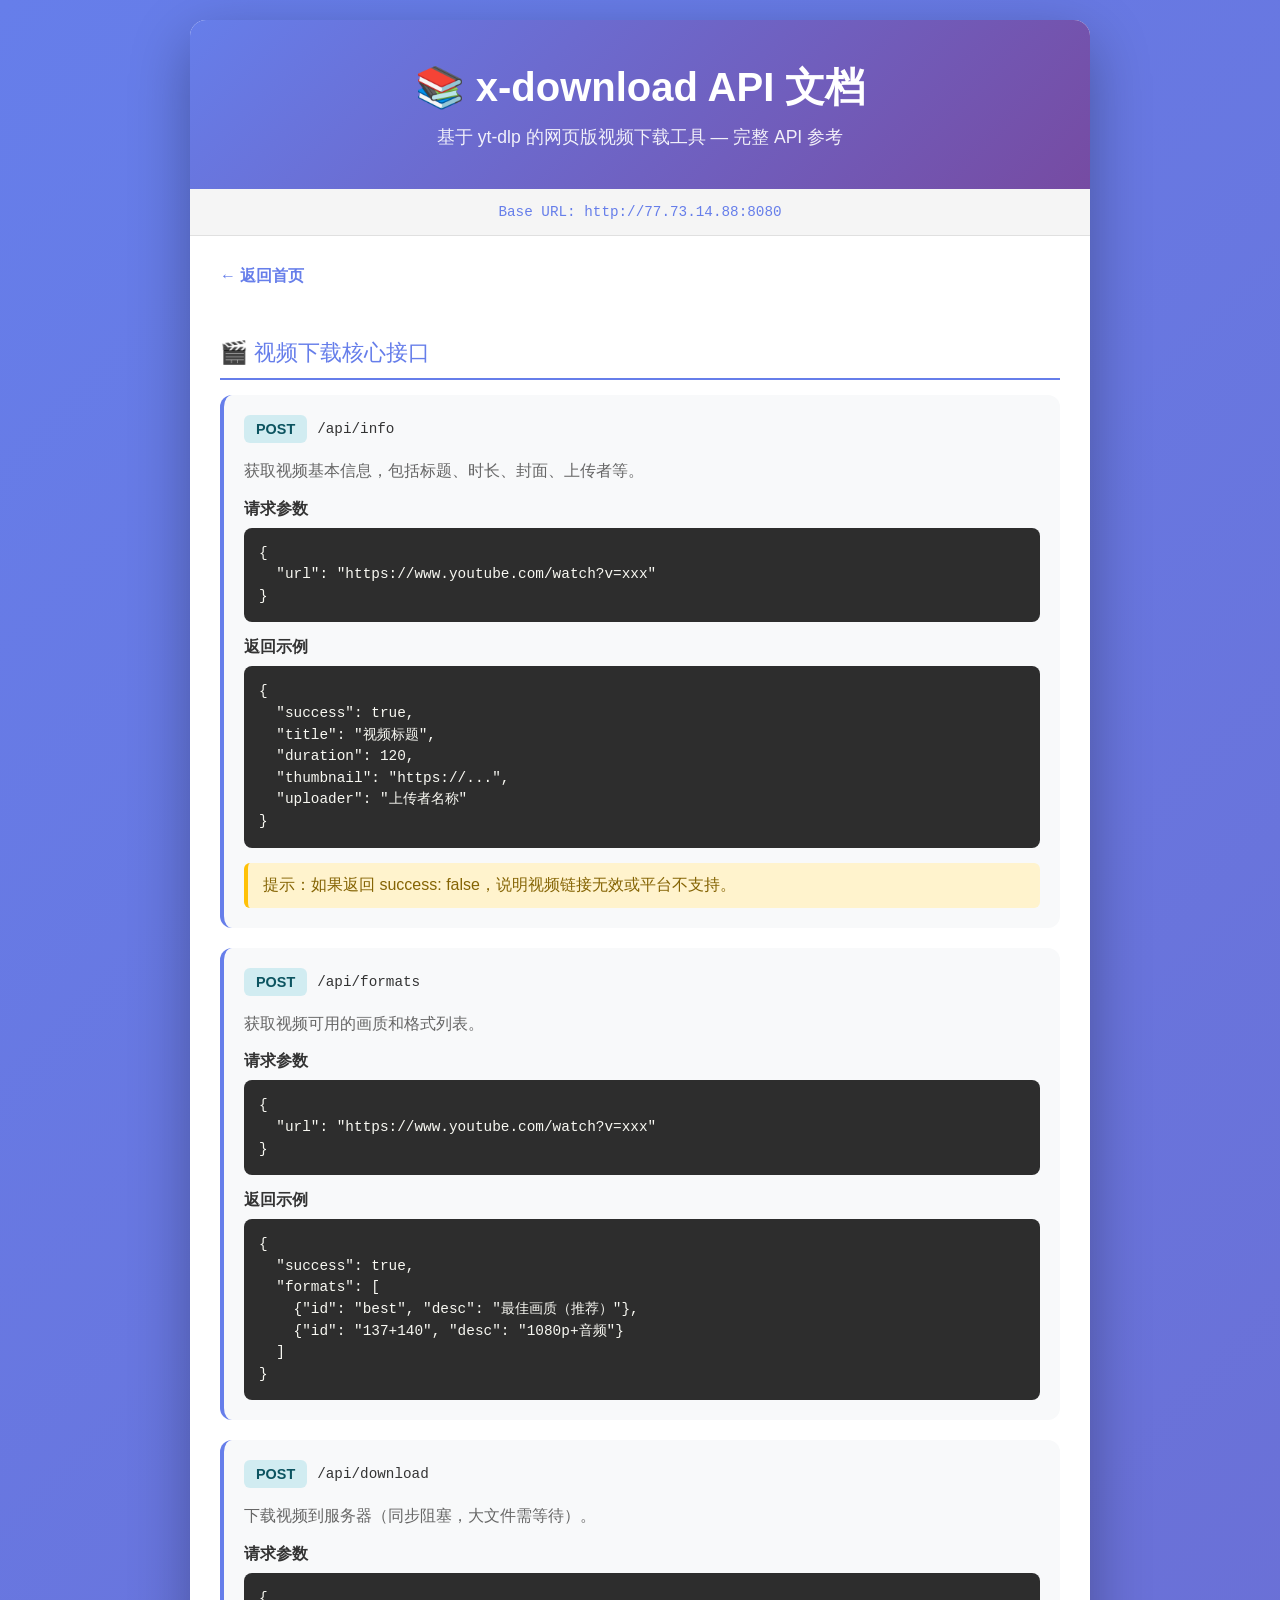
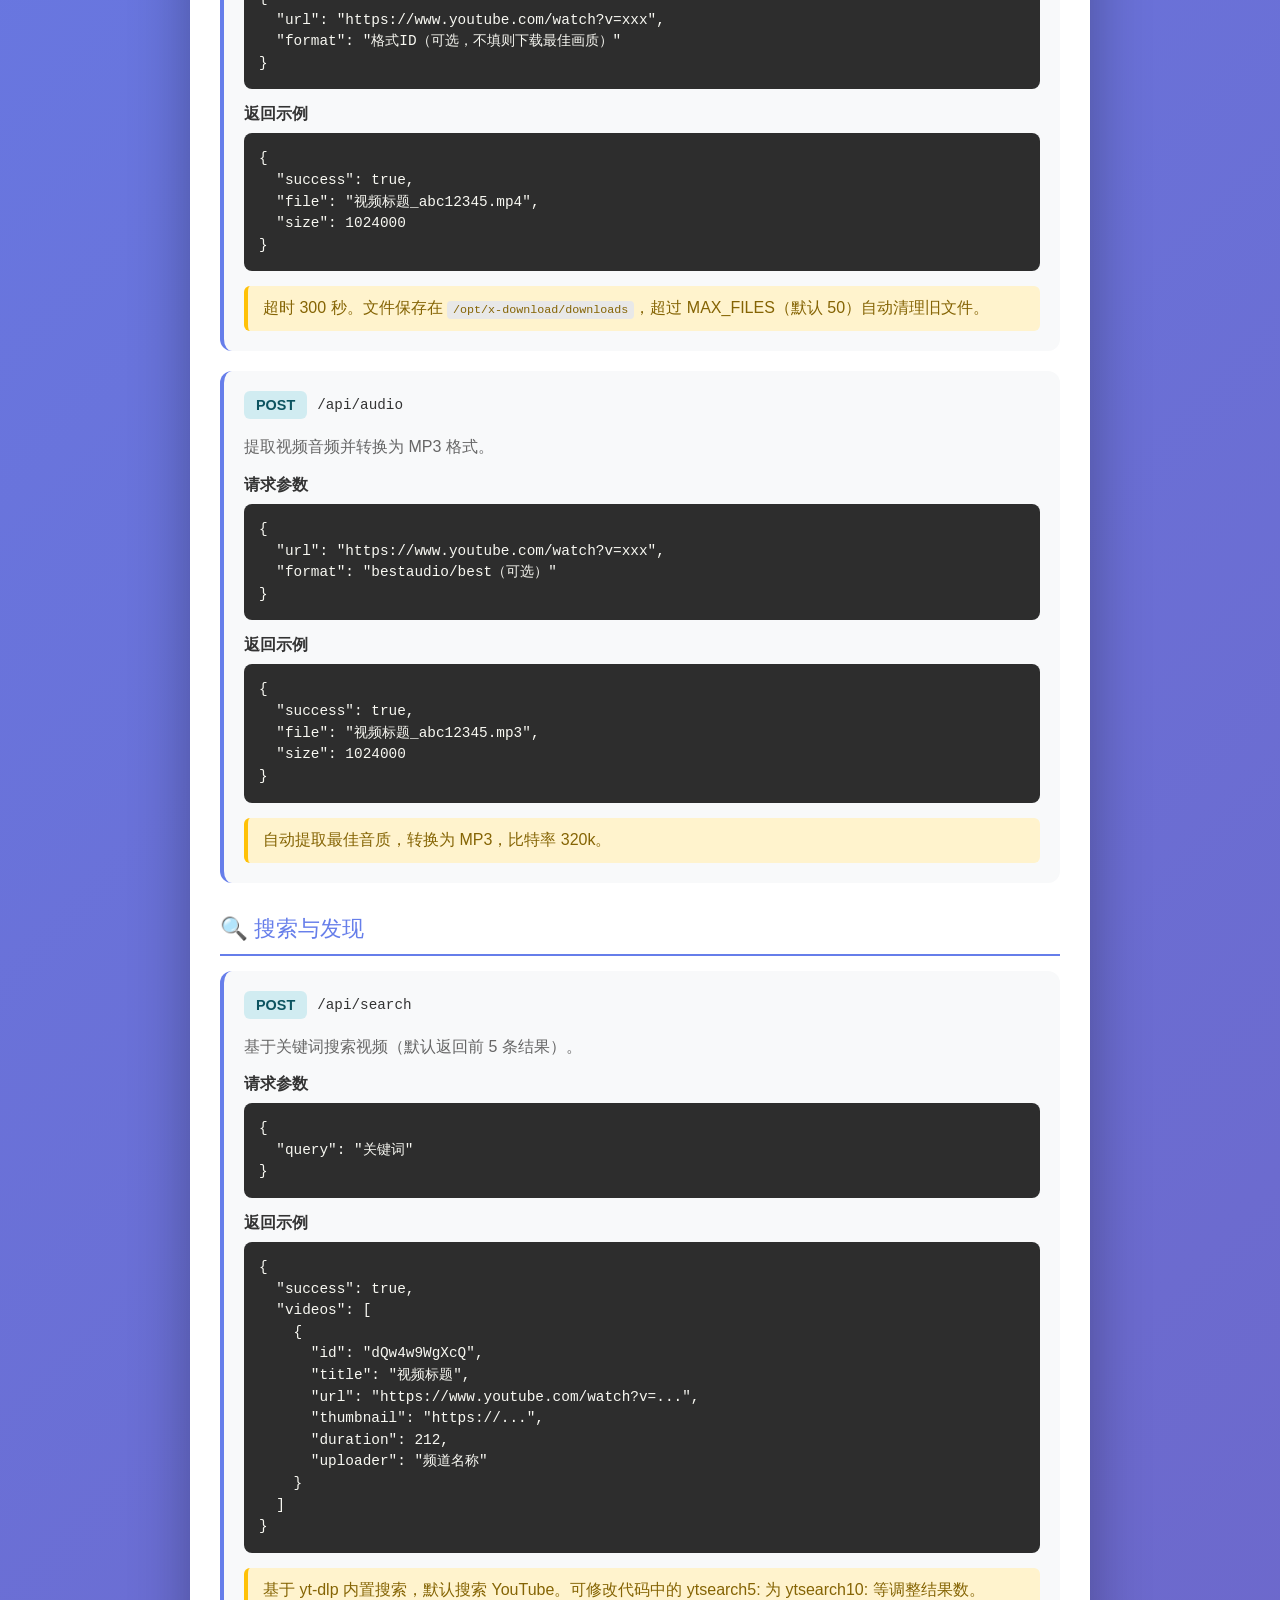
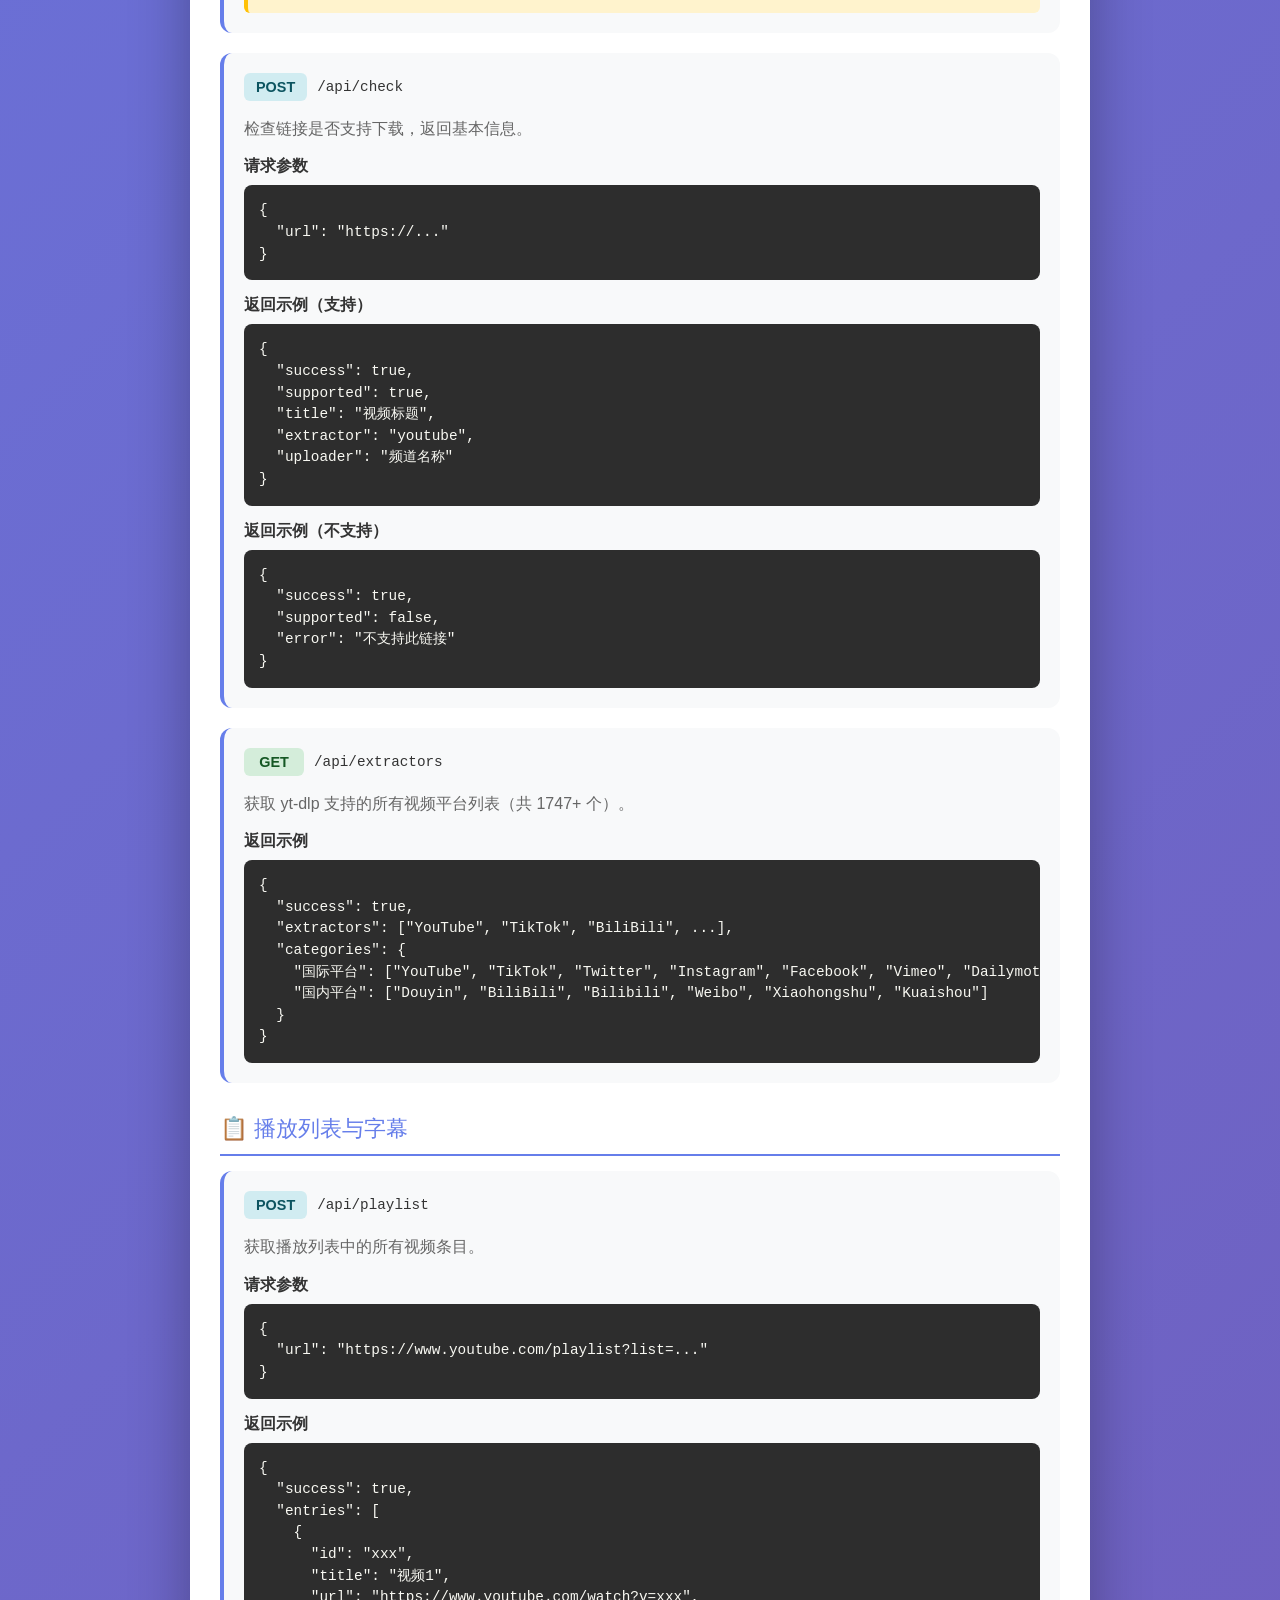
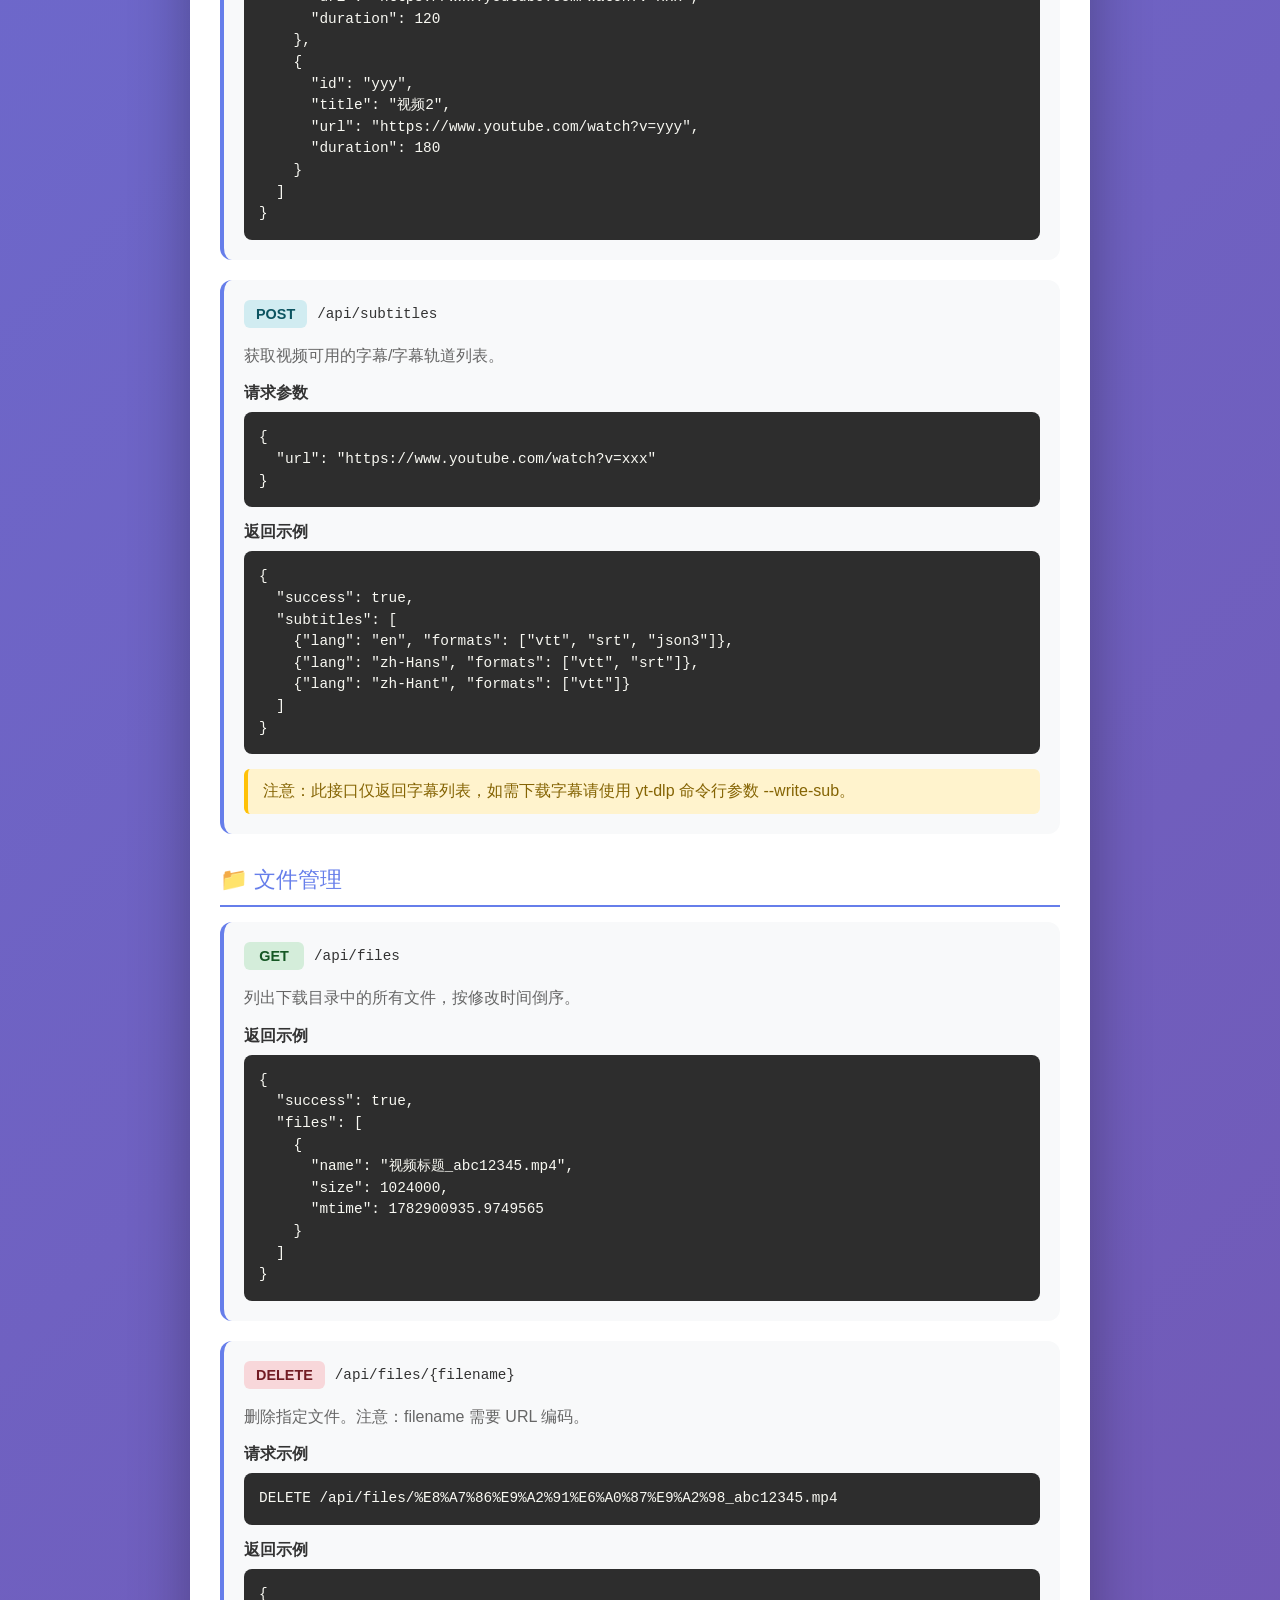
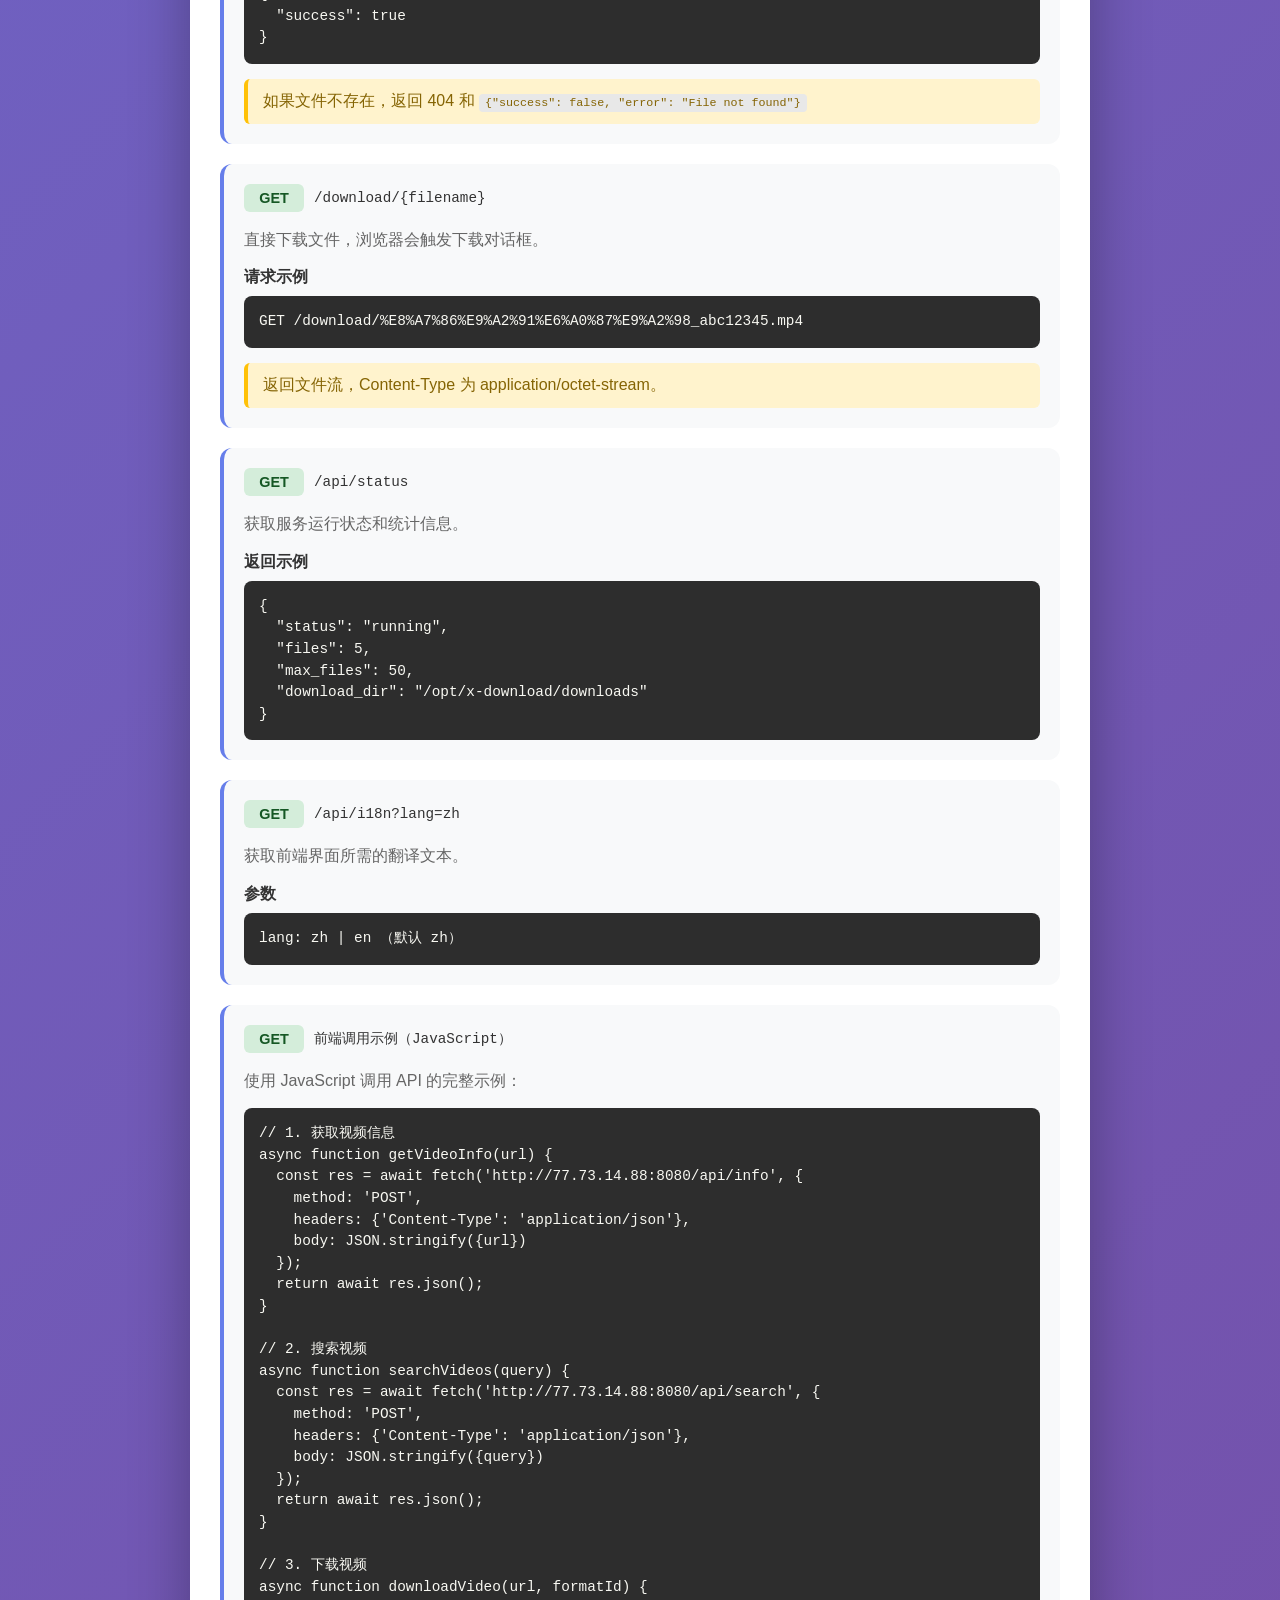
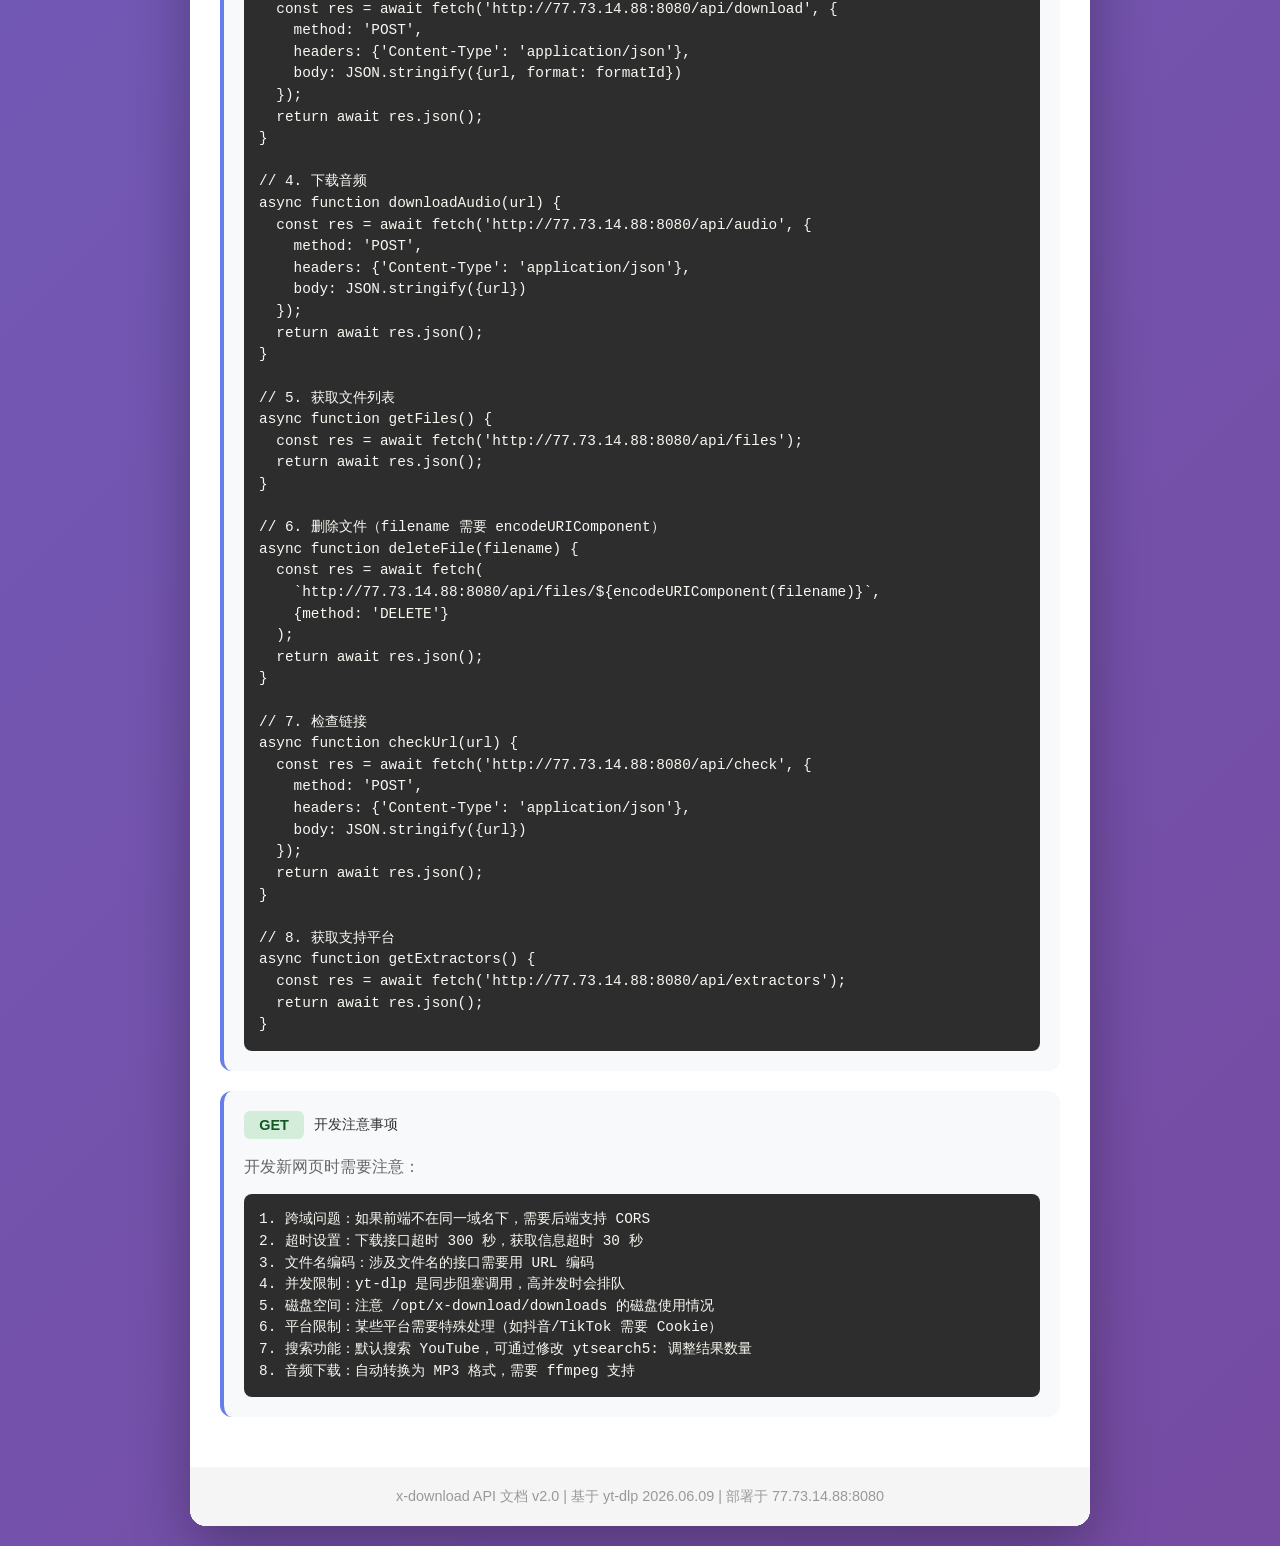
<file: static/api-docs.html>
<!DOCTYPE html>
<html lang="zh-CN">
<head>
    <meta charset="UTF-8">
    <meta name="viewport" content="width=device-width, initial-scale=1.0">
    <title>x-download API 文档</title>
    <style>
        * { margin: 0; padding: 0; box-sizing: border-box; }
        body {
            font-family: -apple-system, BlinkMacSystemFont, "Segoe UI", Roboto, "Helvetica Neue", Arial, "Noto Sans SC", sans-serif;
            background: linear-gradient(135deg, #667eea 0%, #764ba2 100%);
            min-height: 100vh;
            padding: 20px;
        }
        .container {
            max-width: 900px;
            margin: 0 auto;
            background: white;
            border-radius: 16px;
            box-shadow: 0 20px 60px rgba(0, 0, 0, 0.3);
            overflow: hidden;
        }
        header {
            background: linear-gradient(135deg, #667eea 0%, #764ba2 100%);
            color: white;
            padding: 40px 30px;
            text-align: center;
        }
        header h1 { font-size: 2.5em; margin-bottom: 10px; }
        header p { opacity: 0.9; font-size: 1.1em; }
        .base-url {
            background: #f5f5f5;
            padding: 15px;
            text-align: center;
            font-family: monospace;
            font-size: 1.1em;
            color: #667eea;
            border-bottom: 1px solid #e0e0e0;
        }
        main { padding: 30px; }
        .endpoint {
            background: #f8f9fa;
            border-radius: 12px;
            padding: 20px;
            margin-bottom: 20px;
            border-left: 4px solid #667eea;
        }
        .endpoint-header {
            display: flex;
            align-items: center;
            margin-bottom: 15px;
            flex-wrap: wrap;
            gap: 10px;
        }
        .method {
            padding: 6px 12px;
            border-radius: 6px;
            font-weight: bold;
            font-size: 0.9em;
            min-width: 60px;
            text-align: center;
        }
        .method.get { background: #d4edda; color: #155724; }
        .method.post { background: #d1ecf1; color: #0c5460; }
        .method.delete { background: #f8d7da; color: #721c24; }
        .path {
            font-family: monospace;
            font-size: 1.1em;
            color: #333;
            flex: 1;
        }
        .description {
            color: #666;
            margin-bottom: 15px;
            line-height: 1.6;
        }
        .section-title {
            font-weight: bold;
            color: #333;
            margin-bottom: 8px;
            margin-top: 15px;
        }
        .section-title:first-child { margin-top: 0; }
        pre {
            background: #2d2d2d;
            color: #f8f8f2;
            padding: 15px;
            border-radius: 8px;
            overflow-x: auto;
            font-size: 0.9em;
            line-height: 1.5;
        }
        code {
            font-family: 'Consolas', 'Monaco', monospace;
        }
        .inline-code {
            background: #e8e8e8;
            padding: 2px 6px;
            border-radius: 4px;
            font-family: monospace;
            font-size: 0.9em;
        }
        .note {
            background: #fff3cd;
            border-left: 4px solid #ffc107;
            padding: 12px 15px;
            border-radius: 6px;
            margin-top: 15px;
            color: #856404;
        }
        .back-link {
            display: inline-block;
            margin-bottom: 20px;
            color: #667eea;
            text-decoration: none;
            font-weight: 600;
        }
        .back-link:hover { text-decoration: underline; }
        footer {
            background: #f5f5f5;
            padding: 20px;
            text-align: center;
            color: #999;
            font-size: 0.9em;
        }
        .category-title {
            font-size: 1.4em;
            color: #667eea;
            margin: 30px 0 15px;
            padding-bottom: 10px;
            border-bottom: 2px solid #667eea;
        }
    </style>
</head>
<body>
    <div class="container">
        <header>
            <h1>📚 x-download API 文档</h1>
            <p>基于 yt-dlp 的网页版视频下载工具 — 完整 API 参考</p>
        </header>
        <div class="base-url">
            Base URL: <span id="baseUrl">http://77.73.14.88:8080</span>
        </div>
        <main>
            <a href="/" class="back-link">← 返回首页</a>

            <div class="category-title">🎬 视频下载核心接口</div>

            <!-- 1. 获取视频信息 -->
            <div class="endpoint">
                <div class="endpoint-header">
                    <span class="method post">POST</span>
                    <span class="path">/api/info</span>
                </div>
                <div class="description">获取视频基本信息，包括标题、时长、封面、上传者等。</div>
                
                <div class="section-title">请求参数</div>
                <pre><code>{
  "url": "https://www.youtube.com/watch?v=xxx"
}</code></pre>

                <div class="section-title">返回示例</div>
                <pre><code>{
  "success": true,
  "title": "视频标题",
  "duration": 120,
  "thumbnail": "https://...",
  "uploader": "上传者名称"
}</code></pre>

                <div class="note">提示：如果返回 success: false，说明视频链接无效或平台不支持。</div>
            </div>

            <!-- 2. 获取可用画质 -->
            <div class="endpoint">
                <div class="endpoint-header">
                    <span class="method post">POST</span>
                    <span class="path">/api/formats</span>
                </div>
                <div class="description">获取视频可用的画质和格式列表。</div>
                
                <div class="section-title">请求参数</div>
                <pre><code>{
  "url": "https://www.youtube.com/watch?v=xxx"
}</code></pre>

                <div class="section-title">返回示例</div>
                <pre><code>{
  "success": true,
  "formats": [
    {"id": "best", "desc": "最佳画质（推荐）"},
    {"id": "137+140", "desc": "1080p+音频"}
  ]
}</code></pre>
            </div>

            <!-- 3. 开始下载 -->
            <div class="endpoint">
                <div class="endpoint-header">
                    <span class="method post">POST</span>
                    <span class="path">/api/download</span>
                </div>
                <div class="description">下载视频到服务器（同步阻塞，大文件需等待）。</div>
                
                <div class="section-title">请求参数</div>
                <pre><code>{
  "url": "https://www.youtube.com/watch?v=xxx",
  "format": "格式ID（可选，不填则下载最佳画质）"
}</code></pre>

                <div class="section-title">返回示例</div>
                <pre><code>{
  "success": true,
  "file": "视频标题_abc12345.mp4",
  "size": 1024000
}</code></pre>

                <div class="note">
                    超时 300 秒。文件保存在 <span class="inline-code">/opt/x-download/downloads</span>，超过 MAX_FILES（默认 50）自动清理旧文件。
                </div>
            </div>

            <!-- 4. 下载音频 -->
            <div class="endpoint">
                <div class="endpoint-header">
                    <span class="method post">POST</span>
                    <span class="path">/api/audio</span>
                </div>
                <div class="description">提取视频音频并转换为 MP3 格式。</div>
                
                <div class="section-title">请求参数</div>
                <pre><code>{
  "url": "https://www.youtube.com/watch?v=xxx",
  "format": "bestaudio/best（可选）"
}</code></pre>

                <div class="section-title">返回示例</div>
                <pre><code>{
  "success": true,
  "file": "视频标题_abc12345.mp3",
  "size": 1024000
}</code></pre>

                <div class="note">自动提取最佳音质，转换为 MP3，比特率 320k。</div>
            </div>

            <div class="category-title">🔍 搜索与发现</div>

            <!-- 5. 搜索视频 -->
            <div class="endpoint">
                <div class="endpoint-header">
                    <span class="method post">POST</span>
                    <span class="path">/api/search</span>
                </div>
                <div class="description">基于关键词搜索视频（默认返回前 5 条结果）。</div>
                
                <div class="section-title">请求参数</div>
                <pre><code>{
  "query": "关键词"
}</code></pre>

                <div class="section-title">返回示例</div>
                <pre><code>{
  "success": true,
  "videos": [
    {
      "id": "dQw4w9WgXcQ",
      "title": "视频标题",
      "url": "https://www.youtube.com/watch?v=...",
      "thumbnail": "https://...",
      "duration": 212,
      "uploader": "频道名称"
    }
  ]
}</code></pre>

                <div class="note">基于 yt-dlp 内置搜索，默认搜索 YouTube。可修改代码中的 ytsearch5: 为 ytsearch10: 等调整结果数。</div>
            </div>

            <!-- 6. 检查链接 -->
            <div class="endpoint">
                <div class="endpoint-header">
                    <span class="method post">POST</span>
                    <span class="path">/api/check</span>
                </div>
                <div class="description">检查链接是否支持下载，返回基本信息。</div>
                
                <div class="section-title">请求参数</div>
                <pre><code>{
  "url": "https://..."
}</code></pre>

                <div class="section-title">返回示例（支持）</div>
                <pre><code>{
  "success": true,
  "supported": true,
  "title": "视频标题",
  "extractor": "youtube",
  "uploader": "频道名称"
}</code></pre>

                <div class="section-title">返回示例（不支持）</div>
                <pre><code>{
  "success": true,
  "supported": false,
  "error": "不支持此链接"
}</code></pre>
            </div>

            <!-- 7. 获取支持平台列表 -->
            <div class="endpoint">
                <div class="endpoint-header">
                    <span class="method get">GET</span>
                    <span class="path">/api/extractors</span>
                </div>
                <div class="description">获取 yt-dlp 支持的所有视频平台列表（共 1747+ 个）。</div>
                
                <div class="section-title">返回示例</div>
                <pre><code>{
  "success": true,
  "extractors": ["YouTube", "TikTok", "BiliBili", ...],
  "categories": {
    "国际平台": ["YouTube", "TikTok", "Twitter", "Instagram", "Facebook", "Vimeo", "Dailymotion", "Reddit", "Twitch", "Pornhub"],
    "国内平台": ["Douyin", "BiliBili", "Bilibili", "Weibo", "Xiaohongshu", "Kuaishou"]
  }
}</code></pre>
            </div>

            <div class="category-title">📋 播放列表与字幕</div>

            <!-- 8. 获取播放列表 -->
            <div class="endpoint">
                <div class="endpoint-header">
                    <span class="method post">POST</span>
                    <span class="path">/api/playlist</span>
                </div>
                <div class="description">获取播放列表中的所有视频条目。</div>
                
                <div class="section-title">请求参数</div>
                <pre><code>{
  "url": "https://www.youtube.com/playlist?list=..."
}</code></pre>

                <div class="section-title">返回示例</div>
                <pre><code>{
  "success": true,
  "entries": [
    {
      "id": "xxx",
      "title": "视频1",
      "url": "https://www.youtube.com/watch?v=xxx",
      "duration": 120
    },
    {
      "id": "yyy",
      "title": "视频2",
      "url": "https://www.youtube.com/watch?v=yyy",
      "duration": 180
    }
  ]
}</code></pre>
            </div>

            <!-- 9. 获取字幕 -->
            <div class="endpoint">
                <div class="endpoint-header">
                    <span class="method post">POST</span>
                    <span class="path">/api/subtitles</span>
                </div>
                <div class="description">获取视频可用的字幕/字幕轨道列表。</div>
                
                <div class="section-title">请求参数</div>
                <pre><code>{
  "url": "https://www.youtube.com/watch?v=xxx"
}</code></pre>

                <div class="section-title">返回示例</div>
                <pre><code>{
  "success": true,
  "subtitles": [
    {"lang": "en", "formats": ["vtt", "srt", "json3"]},
    {"lang": "zh-Hans", "formats": ["vtt", "srt"]},
    {"lang": "zh-Hant", "formats": ["vtt"]}
  ]
}</code></pre>

                <div class="note">注意：此接口仅返回字幕列表，如需下载字幕请使用 yt-dlp 命令行参数 --write-sub。</div>
            </div>

            <div class="category-title">📁 文件管理</div>

            <!-- 10. 列出文件 -->
            <div class="endpoint">
                <div class="endpoint-header">
                    <span class="method get">GET</span>
                    <span class="path">/api/files</span>
                </div>
                <div class="description">列出下载目录中的所有文件，按修改时间倒序。</div>
                
                <div class="section-title">返回示例</div>
                <pre><code>{
  "success": true,
  "files": [
    {
      "name": "视频标题_abc12345.mp4",
      "size": 1024000,
      "mtime": 1782900935.9749565
    }
  ]
}</code></pre>
            </div>

            <!-- 11. 删除文件 -->
            <div class="endpoint">
                <div class="endpoint-header">
                    <span class="method delete">DELETE</span>
                    <span class="path">/api/files/{filename}</span>
                </div>
                <div class="description">删除指定文件。注意：filename 需要 URL 编码。</div>
                
                <div class="section-title">请求示例</div>
                <pre><code>DELETE /api/files/%E8%A7%86%E9%A2%91%E6%A0%87%E9%A2%98_abc12345.mp4</code></pre>

                <div class="section-title">返回示例</div>
                <pre><code>{
  "success": true
}</code></pre>

                <div class="note">如果文件不存在，返回 404 和 <span class="inline-code">{"success": false, "error": "File not found"}</span></div>
            </div>

            <!-- 12. 下载文件 -->
            <div class="endpoint">
                <div class="endpoint-header">
                    <span class="method get">GET</span>
                    <span class="path">/download/{filename}</span>
                </div>
                <div class="description">直接下载文件，浏览器会触发下载对话框。</div>
                
                <div class="section-title">请求示例</div>
                <pre><code>GET /download/%E8%A7%86%E9%A2%91%E6%A0%87%E9%A2%98_abc12345.mp4</code></pre>

                <div class="note">返回文件流，Content-Type 为 application/octet-stream。</div>
            </div>

            <!-- 13. 服务状态 -->
            <div class="endpoint">
                <div class="endpoint-header">
                    <span class="method get">GET</span>
                    <span class="path">/api/status</span>
                </div>
                <div class="description">获取服务运行状态和统计信息。</div>
                
                <div class="section-title">返回示例</div>
                <pre><code>{
  "status": "running",
  "files": 5,
  "max_files": 50,
  "download_dir": "/opt/x-download/downloads"
}</code></pre>
            </div>

            <!-- 14. 多语言 -->
            <div class="endpoint">
                <div class="endpoint-header">
                    <span class="method get">GET</span>
                    <span class="path">/api/i18n?lang=zh</span>
                </div>
                <div class="description">获取前端界面所需的翻译文本。</div>
                
                <div class="section-title">参数</div>
                <pre><code>lang: zh | en （默认 zh）</code></pre>
            </div>

            <!-- 前端调用示例 -->
            <div class="endpoint">
                <div class="endpoint-header">
                    <span class="method get">GET</span>
                    <span class="path">前端调用示例（JavaScript）</span>
                </div>
                <div class="description">使用 JavaScript 调用 API 的完整示例：</div>
                
                <pre><code>// 1. 获取视频信息
async function getVideoInfo(url) {
  const res = await fetch('http://77.73.14.88:8080/api/info', {
    method: 'POST',
    headers: {'Content-Type': 'application/json'},
    body: JSON.stringify({url})
  });
  return await res.json();
}

// 2. 搜索视频
async function searchVideos(query) {
  const res = await fetch('http://77.73.14.88:8080/api/search', {
    method: 'POST',
    headers: {'Content-Type': 'application/json'},
    body: JSON.stringify({query})
  });
  return await res.json();
}

// 3. 下载视频
async function downloadVideo(url, formatId) {
  const res = await fetch('http://77.73.14.88:8080/api/download', {
    method: 'POST',
    headers: {'Content-Type': 'application/json'},
    body: JSON.stringify({url, format: formatId})
  });
  return await res.json();
}

// 4. 下载音频
async function downloadAudio(url) {
  const res = await fetch('http://77.73.14.88:8080/api/audio', {
    method: 'POST',
    headers: {'Content-Type': 'application/json'},
    body: JSON.stringify({url})
  });
  return await res.json();
}

// 5. 获取文件列表
async function getFiles() {
  const res = await fetch('http://77.73.14.88:8080/api/files');
  return await res.json();
}

// 6. 删除文件（filename 需要 encodeURIComponent）
async function deleteFile(filename) {
  const res = await fetch(
    `http://77.73.14.88:8080/api/files/${encodeURIComponent(filename)}`,
    {method: 'DELETE'}
  );
  return await res.json();
}

// 7. 检查链接
async function checkUrl(url) {
  const res = await fetch('http://77.73.14.88:8080/api/check', {
    method: 'POST',
    headers: {'Content-Type': 'application/json'},
    body: JSON.stringify({url})
  });
  return await res.json();
}

// 8. 获取支持平台
async function getExtractors() {
  const res = await fetch('http://77.73.14.88:8080/api/extractors');
  return await res.json();
}</code></pre>
            </div>

            <!-- 注意事项 -->
            <div class="endpoint">
                <div class="endpoint-header">
                    <span class="method get">GET</span>
                    <span class="path">开发注意事项</span>
                </div>
                <div class="description">开发新网页时需要注意：</div>
                <pre><code>1. 跨域问题：如果前端不在同一域名下，需要后端支持 CORS
2. 超时设置：下载接口超时 300 秒，获取信息超时 30 秒
3. 文件名编码：涉及文件名的接口需要用 URL 编码
4. 并发限制：yt-dlp 是同步阻塞调用，高并发时会排队
5. 磁盘空间：注意 /opt/x-download/downloads 的磁盘使用情况
6. 平台限制：某些平台需要特殊处理（如抖音/TikTok 需要 Cookie）
7. 搜索功能：默认搜索 YouTube，可通过修改 ytsearch5: 调整结果数量
8. 音频下载：自动转换为 MP3 格式，需要 ffmpeg 支持</code></pre>
            </div>
        </main>
        <footer>
            x-download API 文档 v2.0 | 基于 yt-dlp 2026.06.09 | 部署于 77.73.14.88:8080
        </footer>
    </div>
</body>
</html>
</file>
